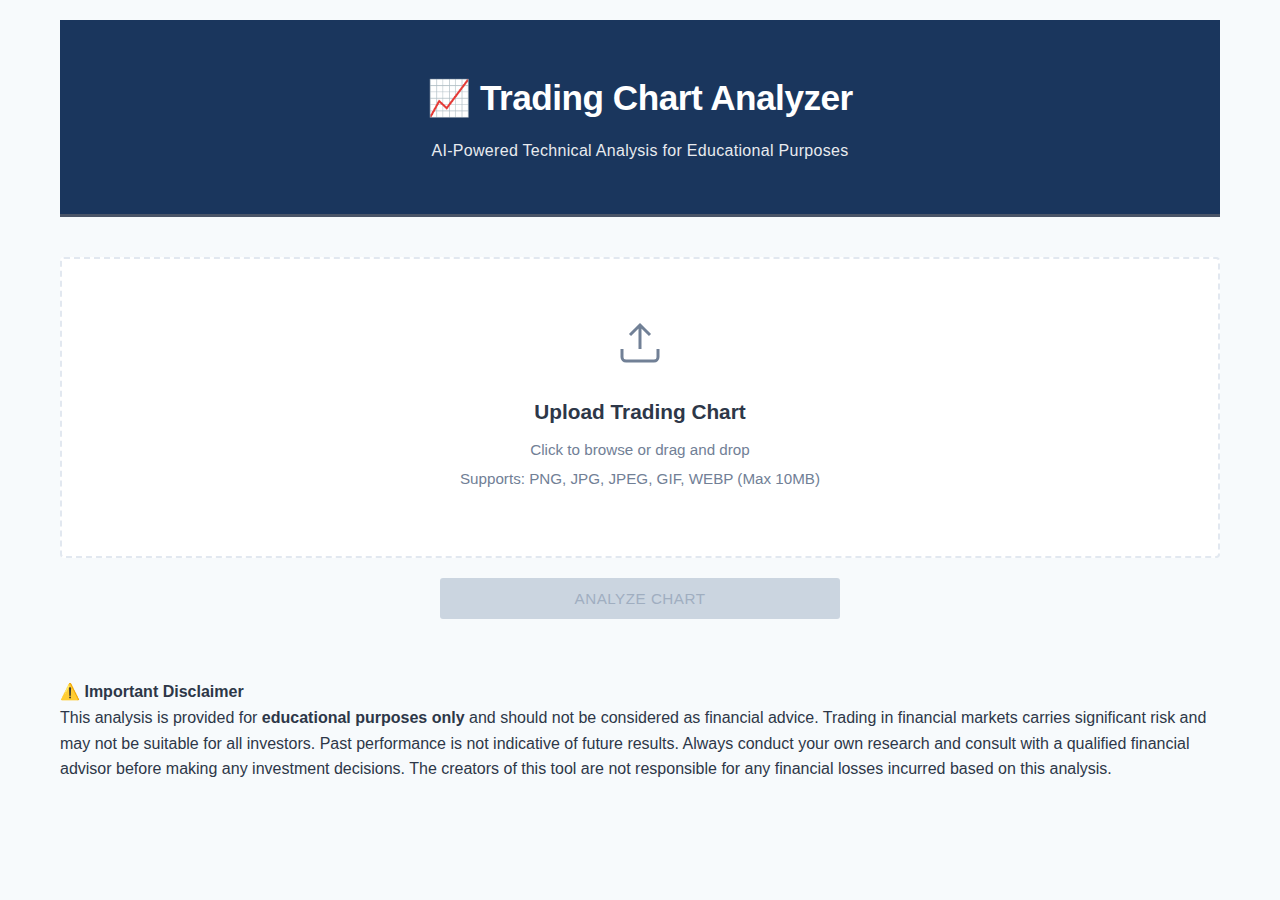
<file: static/index.html>
<!DOCTYPE html>
<html lang="en">
<head>
    <meta charset="UTF-8">
    <meta name="viewport" content="width=device-width, initial-scale=1.0">
    <title>Trading Chart Analyzer - AI-Powered Analysis</title>
    <link rel="stylesheet" href="styles.css">
</head>
<body>
    <div class="container">
        <header>
            <h1>📈 Trading Chart Analyzer</h1>
            <p class="subtitle">AI-Powered Technical Analysis for Educational Purposes</p>
        </header>

        <main>
            <!-- Upload Section -->
            <section class="upload-section">
                <div class="upload-box" id="uploadBox">
                    <input type="file" id="chartInput" accept="image/*" hidden>
                    <div class="upload-content">
                        <svg class="upload-icon" viewBox="0 0 24 24" fill="none" stroke="currentColor" stroke-width="2">
                            <path d="M21 15v4a2 2 0 01-2 2H5a2 2 0 01-2-2v-4M17 8l-5-5-5 5M12 3v12"></path>
                        </svg>
                        <h3>Upload Trading Chart</h3>
                        <p>Click to browse or drag and drop</p>
                        <p class="file-types">Supports: PNG, JPG, JPEG, GIF, WEBP (Max 10MB)</p>
                    </div>
                    <img id="previewImage" class="preview-image" style="display: none;" alt="Chart preview">
                </div>
                <button id="analyzeBtn" class="btn btn-primary" disabled>Analyze Chart</button>
            </section>

            <!-- Loading Indicator -->
            <div id="loadingIndicator" class="loading-indicator" style="display: none;">
                <div class="spinner"></div>
                <p>Analyzing your chart... This may take a few moments.</p>
            </div>

            <!-- Results Section -->
            <section id="resultsSection" class="results-section" style="display: none;">
                <h2>Analysis Results</h2>
                
                <div class="result-card">
                    <div class="card-header">
                        <h3>Market Overview</h3>
                    </div>
                    <div class="card-content">
                        <div class="info-row">
                            <span class="label">Market Type:</span>
                            <span id="marketType" class="value"></span>
                        </div>
                        <div class="info-row">
                            <span class="label">Confidence Score:</span>
                            <span id="confidenceScore" class="value confidence-badge"></span>
                        </div>
                    </div>
                </div>

                <div class="result-card">
                    <div class="card-header">
                        <h3>Identified Patterns</h3>
                    </div>
                    <div class="card-content">
                        <div id="patternsList" class="tags-container"></div>
                    </div>
                </div>

                <div class="result-card">
                    <div class="card-header">
                        <h3>Technical Indicators</h3>
                    </div>
                    <div class="card-content">
                        <div id="indicatorsList" class="tags-container"></div>
                    </div>
                </div>

                <div class="result-card trade-setup-card">
                    <div class="card-header">
                        <h3>📊 Suggested Trade Setup</h3>
                    </div>
                    <div class="card-content">
                        <div class="trade-direction" id="tradeDirection"></div>
                        <div class="trade-levels">
                            <div class="level-item">
                                <span class="level-label">Entry Point</span>
                                <span id="entryLevel" class="level-value entry"></span>
                            </div>
                            <div class="level-item">
                                <span class="level-label">Stop Loss</span>
                                <span id="stopLoss" class="level-value stop"></span>
                            </div>
                            <div class="level-item">
                                <span class="level-label">Take Profit</span>
                                <div id="takeProfitLevels" class="level-value profit"></div>
                            </div>
                        </div>
                    </div>
                </div>

                <div class="result-card">
                    <div class="card-header">
                        <h3>Pattern Explanation</h3>
                    </div>
                    <div class="card-content">
                        <p id="patternExplanation" class="explanation-text"></p>
                    </div>
                </div>

                <div class="result-card">
                    <div class="card-header">
                        <h3>Trading Reasoning</h3>
                    </div>
                    <div class="card-content">
                        <p id="reasoning" class="explanation-text"></p>
                    </div>
                </div>

                <div class="result-card risk-card">
                    <div class="card-header">
                        <h3>⚠️ Risk Factors</h3>
                    </div>
                    <div class="card-content">
                        <ul id="riskFactorsList" class="risk-list"></ul>
                    </div>
                </div>

                <button id="analyzeAnotherBtn" class="btn btn-secondary">Analyze Another Chart</button>
            </section>

            <!-- Error Message -->
            <div id="errorMessage" class="error-message" style="display: none;"></div>
        </main>

        <footer>
            <div class="disclaimer">
                <h4>⚠️ Important Disclaimer</h4>
                <p>
                    This analysis is provided for <strong>educational purposes only</strong> and should not be considered as financial advice. 
                    Trading in financial markets carries significant risk and may not be suitable for all investors. 
                    Past performance is not indicative of future results. Always conduct your own research and consult with 
                    a qualified financial advisor before making any investment decisions. The creators of this tool are not 
                    responsible for any financial losses incurred based on this analysis.
                </p>
            </div>
        </footer>
    </div>

    <script src="script.js"></script>
</body>
</html>
</file>
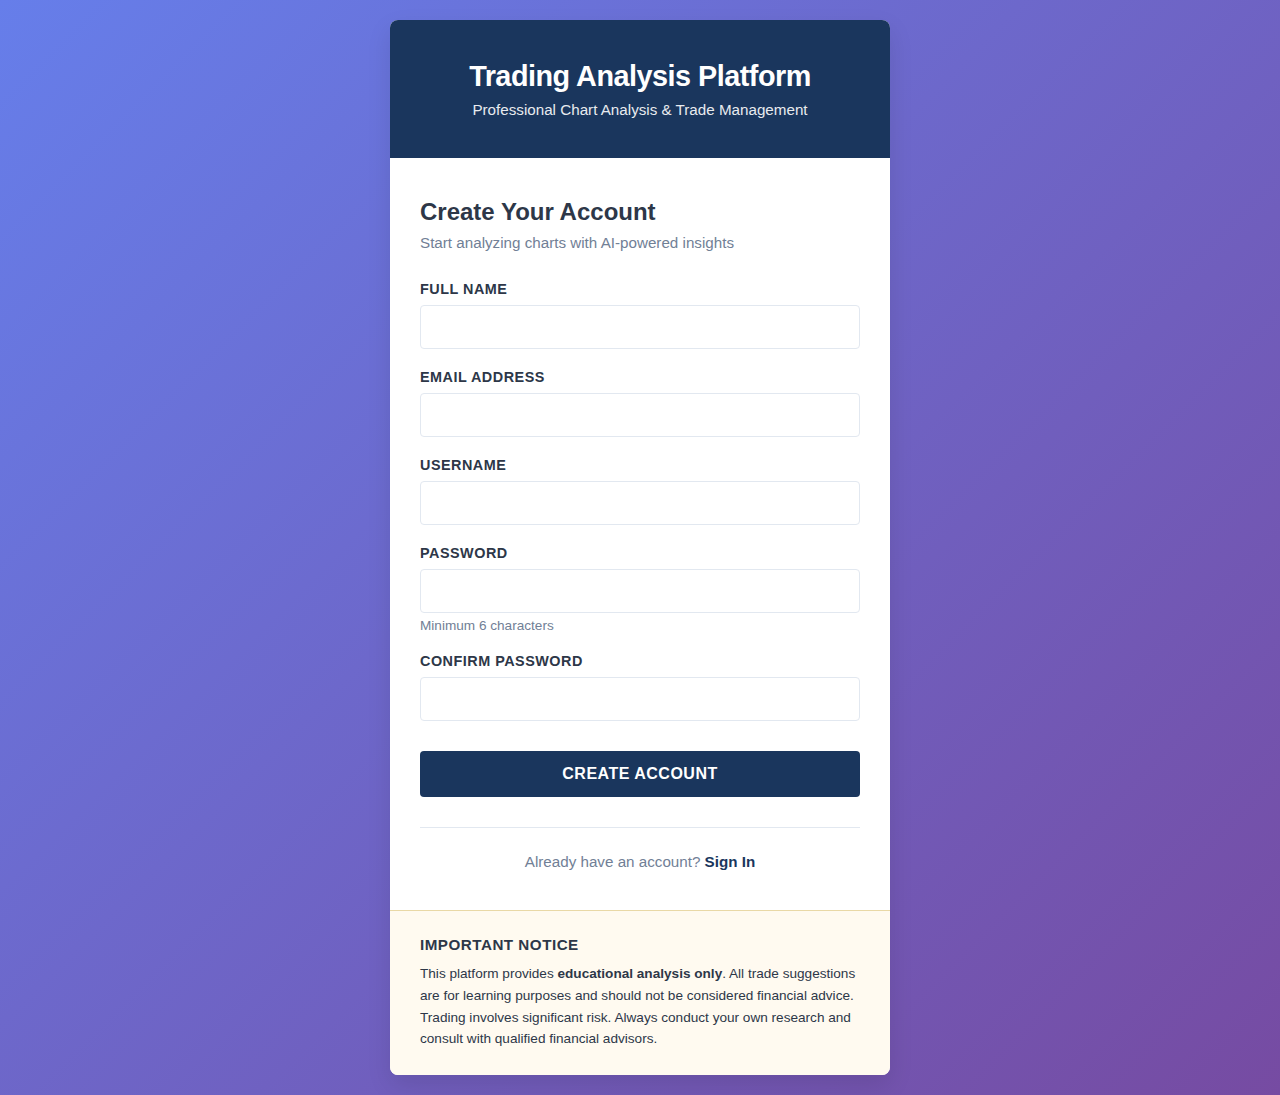
<file: static/register.html>
<!DOCTYPE html>
<html lang="en">
<head>
    <meta charset="UTF-8">
    <meta name="viewport" content="width=device-width, initial-scale=1.0">
    <title>Register - Trading Analysis Platform</title>
    <link rel="stylesheet" href="auth-styles.css">
</head>
<body>
    <div class="auth-container">
        <div class="auth-card">
            <div class="auth-header">
                <h1>Trading Analysis Platform</h1>
                <p class="tagline">Professional Chart Analysis & Trade Management</p>
            </div>
            
            <div class="auth-form-container">
                <h2>Create Your Account</h2>
                <p class="subtitle">Start analyzing charts with AI-powered insights</p>
                
                <form id="registerForm" class="auth-form">
                    <div class="form-group">
                        <label for="full_name">Full Name</label>
                        <input type="text" id="full_name" name="full_name" required autocomplete="name">
                    </div>
                    
                    <div class="form-group">
                        <label for="email">Email Address</label>
                        <input type="email" id="email" name="email" required autocomplete="email">
                    </div>
                    
                    <div class="form-group">
                        <label for="username">Username</label>
                        <input type="text" id="username" name="username" required autocomplete="username">
                    </div>
                    
                    <div class="form-group">
                        <label for="password">Password</label>
                        <input type="password" id="password" name="password" required autocomplete="new-password" minlength="6">
                        <small class="form-hint">Minimum 6 characters</small>
                    </div>
                    
                    <div class="form-group">
                        <label for="confirm_password">Confirm Password</label>
                        <input type="password" id="confirm_password" name="confirm_password" required autocomplete="new-password">
                    </div>
                    
                    <div id="errorMessage" class="error-message" style="display: none;"></div>
                    
                    <button type="submit" class="btn btn-primary" id="registerBtn">
                        <span>Create Account</span>
                    </button>
                </form>
                
                <div class="auth-footer">
                    <p>Already have an account? <a href="/login">Sign In</a></p>
                </div>
            </div>
            
            <div class="disclaimer-section">
                <h4>Important Notice</h4>
                <p>
                    This platform provides <strong>educational analysis only</strong>. 
                    All trade suggestions are for learning purposes and should not be considered financial advice. 
                    Trading involves significant risk. Always conduct your own research and consult with qualified financial advisors.
                </p>
            </div>
        </div>
    </div>
    
    <script>
        document.getElementById('registerForm').addEventListener('submit', async (e) => {
            e.preventDefault();
            
            const registerBtn = document.getElementById('registerBtn');
            const errorMessage = document.getElementById('errorMessage');
            
            // Validate passwords match
            const password = document.getElementById('password').value;
            const confirmPassword = document.getElementById('confirm_password').value;
            
            if (password !== confirmPassword) {
                errorMessage.textContent = 'Passwords do not match';
                errorMessage.style.display = 'block';
                return;
            }
            
            // Disable button and show loading
            registerBtn.disabled = true;
            registerBtn.innerHTML = '<span>Creating Account...</span>';
            errorMessage.style.display = 'none';
            
            const formData = {
                full_name: document.getElementById('full_name').value,
                email: document.getElementById('email').value,
                username: document.getElementById('username').value,
                password: password
            };
            
            try {
                const response = await fetch('/api/register', {
                    method: 'POST',
                    headers: {
                        'Content-Type': 'application/json'
                    },
                    body: JSON.stringify(formData)
                });
                
                const data = await response.json();
                
                if (data.success) {
                    // Redirect to dashboard
                    window.location.href = '/dashboard';
                } else {
                    // Show error
                    errorMessage.textContent = data.error || 'Registration failed. Please try again.';
                    errorMessage.style.display = 'block';
                    registerBtn.disabled = false;
                    registerBtn.innerHTML = '<span>Create Account</span>';
                }
            } catch (error) {
                errorMessage.textContent = 'Connection error. Please try again.';
                errorMessage.style.display = 'block';
                registerBtn.disabled = false;
                registerBtn.innerHTML = '<span>Create Account</span>';
            }
        });
    </script>
</body>
</html>
</file>
<file: static/styles.css>
* {
    margin: 0;
    padding: 0;
    box-sizing: border-box;
}

:root {
    --primary-color: #1a365d;
    --primary-hover: #2c5282;
    --success-color: #2d3748;
    --danger-color: #742a2a;
    --warning-color: #744210;
    --bg-color: #f7fafc;
    --card-bg: #ffffff;
    --text-primary: #2d3748;
    --text-secondary: #718096;
    --border-color: #e2e8f0;
    --shadow: 0 1px 3px rgba(0, 0, 0, 0.08);
    --shadow-lg: 0 4px 6px -1px rgba(0, 0, 0, 0.1);
    --accent-color: #4a5568;
}

body {
    font-family: -apple-system, BlinkMacSystemFont, 'Segoe UI', 'Roboto', 'Oxygen', 'Ubuntu', 'Cantarell', sans-serif;
    background-color: var(--bg-color);
    color: var(--text-primary);
    line-height: 1.6;
}

.container {
    max-width: 1200px;
    margin: 0 auto;
    padding: 20px;
}

/* Header */
header {
    text-align: center;
    padding: 50px 20px;
    background: var(--primary-color);
    border-bottom: 3px solid var(--accent-color);
    color: white;
    margin-bottom: 40px;
}

header h1 {
    font-size: 2.2em;
    margin-bottom: 12px;
    font-weight: 600;
    letter-spacing: -0.5px;
}

.subtitle {
    font-size: 1em;
    opacity: 0.9;
    font-weight: 400;
    letter-spacing: 0.3px;
}

/* Settings Section */
.settings-section {
    margin-bottom: 40px;
}

.settings-section h2 {
    font-size: 1.5em;
    margin-bottom: 20px;
    color: var(--text-primary);
    font-weight: 600;
}

.settings-grid {
    display: grid;
    grid-template-columns: repeat(auto-fit, minmax(250px, 1fr));
    gap: 20px;
    background: var(--card-bg);
    padding: 25px;
    border-radius: 8px;
    border: 1px solid var(--border-color);
    box-shadow: var(--shadow);
}

.setting-group {
    display: flex;
    flex-direction: column;
}

.setting-group label {
    font-weight: 600;
    color: var(--text-primary);
    margin-bottom: 8px;
    font-size: 0.9em;
    text-transform: uppercase;
    letter-spacing: 0.5px;
}

.setting-select {
    padding: 12px 16px;
    border: 1px solid var(--border-color);
    border-radius: 4px;
    font-size: 1em;
    background: var(--card-bg);
    color: var(--text-primary);
    cursor: pointer;
    transition: all 0.2s ease;
}

.setting-select:focus {
    outline: none;
    border-color: var(--primary-color);
    box-shadow: 0 0 0 3px rgba(26, 54, 93, 0.1);
}

.setting-select:hover {
    border-color: var(--primary-hover);
}

/* Upload Section */
.upload-section {
    margin-bottom: 40px;
}

.upload-box {
    border: 2px dashed var(--border-color);
    border-radius: 4px;
    padding: 60px 40px;
    text-align: center;
    background-color: var(--card-bg);
    cursor: pointer;
    transition: all 0.2s ease;
    margin-bottom: 20px;
    position: relative;
    overflow: hidden;
}

.upload-box:hover {
    border-color: var(--primary-color);
    background-color: #f7fafc;
}

.upload-box.dragover {
    border-color: var(--primary-color);
    background-color: #edf2f7;
}

.upload-content {
    pointer-events: none;
}

.upload-icon {
    width: 48px;
    height: 48px;
    color: var(--text-secondary);
    margin-bottom: 20px;
    stroke-width: 1.5;
}

.upload-box h3 {
    font-size: 1.3em;
    margin-bottom: 10px;
    color: var(--text-primary);
    font-weight: 600;
}

.upload-box p {
    color: var(--text-secondary);
    margin-bottom: 5px;
    font-size: 0.95em;
}

.file-types {
    font-size: 0.8em;
    color: var(--text-secondary);
}

.preview-image {
    max-width: 100%;
    max-height: 400px;
    border-radius: 2px;
    border: 1px solid var(--border-color);
    box-shadow: var(--shadow);
}

/* Buttons */
.btn {
    padding: 12px 32px;
    font-size: 0.95em;
    font-weight: 500;
    border: none;
    border-radius: 3px;
    cursor: pointer;
    transition: all 0.2s ease;
    display: block;
    width: 100%;
    max-width: 400px;
    margin: 0 auto;
    text-transform: uppercase;
    letter-spacing: 0.5px;
}

.btn-primary {
    background-color: var(--primary-color);
    color: white;
}

.btn-primary:hover:not(:disabled) {
    background-color: var(--primary-hover);
}

.btn-primary:disabled {
    background-color: #cbd5e0;
    color: #a0aec0;
    cursor: not-allowed;
}

.btn-secondary {
    background-color: var(--accent-color);
    color: white;
}

.btn-secondary:hover {
    background-color: #2d3748;
}

/* Loading Indicator */
.loading-indicator {
    text-align: center;
    padding: 40px;
    background-color: var(--card-bg);
    border-radius: 12px;
    margin-bottom: 40px;
    box-shadow: var(--shadow);
}

.spinner {
    width: 50px;
    height: 50px;
    border: 4px solid var(--border-color);
    border-top-color: var(--primary-color);
    border-radius: 50%;
    animation: spin 1s linear infinite;
    margin: 0 auto 20px;
}

@keyframes spin {
    to { transform: rotate(360deg); }
}

/* Results Section */
.results-section {
    animation: fadeIn 0.5s ease-in;
}

@keyframes fadeIn {
    from { opacity: 0; transform: translateY(20px); }
    to { opacity: 1; transform: translateY(0); }
}

.results-section h2 {
    font-size: 2em;
    margin-bottom: 30px;
    color: var(--text-primary);
    text-align: center;
}

.result-card {
    background-color: var(--card-bg);
    border-radius: 2px;
    margin-bottom: 20px;
    border: 1px solid var(--border-color);
    overflow: hidden;
}

.card-header {
    background-color: #f7fafc;
    padding: 14px 24px;
    border-bottom: 1px solid var(--border-color);
}

.card-header h3 {
    font-size: 0.9em;
    color: var(--text-primary);
    font-weight: 600;
    text-transform: uppercase;
    letter-spacing: 0.5px;
}

.card-content {
    padding: 24px;
}

.info-row {
    display: flex;
    justify-content: space-between;
    align-items: center;
    padding: 12px 0;
    border-bottom: 1px solid var(--border-color);
}

.info-row:last-child {
    border-bottom: none;
}

.label {
    font-weight: 600;
    color: var(--text-secondary);
}

.value {
    font-weight: 600;
    color: var(--text-primary);
}

.confidence-badge {
    padding: 4px 12px;
    border-radius: 2px;
    background-color: var(--success-color);
    color: white;
    font-size: 0.9em;
}

/* Tags */
.tags-container {
    display: flex;
    flex-wrap: wrap;
    gap: 10px;
}

.tag {
    padding: 6px 12px;
    background-color: #edf2f7;
    color: var(--text-primary);
    border: 1px solid var(--border-color);
    border-radius: 2px;
    font-size: 0.85em;
    font-weight: 500;
}

/* Trade Setup */
.trade-setup-card {
    border-left: 3px solid var(--primary-color);
}

.trade-direction {
    text-align: center;
    padding: 12px;
    margin-bottom: 20px;
    border-radius: 2px;
    font-size: 1.1em;
    font-weight: 600;
    text-transform: uppercase;
    letter-spacing: 1px;
}

.trade-direction.long {
    background-color: #e6fffa;
    color: #234e52;
    border: 1px solid #81e6d9;
}

.trade-direction.short {
    background-color: #fff5f5;
    color: #742a2a;
    border: 1px solid #fc8181;
}

.trade-levels {
    display: grid;
    gap: 16px;
}

.level-item {
    display: flex;
    justify-content: space-between;
    align-items: center;
    padding: 14px;
    background-color: #f7fafc;
    border-radius: 2px;
    border-left: 3px solid var(--border-color);
}

.level-label {
    font-weight: 600;
    color: var(--text-secondary);
    font-size: 0.85em;
    text-transform: uppercase;
    letter-spacing: 0.5px;
}

.level-value {
    font-weight: 600;
    font-size: 1em;
}

.level-value.entry {
    color: var(--primary-color);
}

.level-value.stop {
    color: #c53030;
}

.level-value.profit {
    color: #2d3748;
}

/* Explanation Text */
.explanation-text {
    font-size: 1.05em;
    line-height: 1.8;
    color: var(--text-primary);
}

/* Risk Card */
.risk-card {
    border-left: 3px solid var(--warning-color);
    background-color: #fffaf0;
}

.risk-list {
    list-style: disc;
    padding-left: 20px;
}

.risk-list li {
    padding: 8px 0;
    margin-bottom: 6px;
    color: var(--text-primary);
    line-height: 1.6;
}

/* Error Message */
.error-message {
    padding: 16px;
    background-color: #fff5f5;
    color: #742a2a;
    border-radius: 2px;
    margin-bottom: 20px;
    border-left: 3px solid #c53030;
    font-weight: 400;
    border: 1px solid #fc8181;
}

/* Footer Disclaimer */
footer {
    margin-top: 60px;
}

.disclaimer-section {
    background-color: #fffaf0;
    border: 1px solid #e9d8a6;
    border-radius: 8px;
    padding: 25px;
}

.disclaimer-section h3 {
    color: var(--text-primary);
    font-size: 1em;
    margin-bottom: 15px;
    font-weight: 600;
    text-transform: uppercase;
    letter-spacing: 0.5px;
}

.disclaimer-section p {
    color: var(--text-primary);
    font-size: 0.9em;
    line-height: 1.7;
    margin-bottom: 0;
}

/* Responsive Design */
@media (max-width: 768px) {
    header h1 {
        font-size: 1.8em;
    }
    
    .subtitle {
        font-size: 1em;
    }
    
    .upload-box {
        padding: 40px 20px;
    }
    
    .card-content {
        padding: 16px;
    }
    
    .info-row {
        flex-direction: column;
        align-items: flex-start;
        gap: 8px;
    }
}
</file>
<file: static/auth-styles.css>
* {
    margin: 0;
    padding: 0;
    box-sizing: border-box;
}

:root {
    --primary-color: #1a365d;
    --primary-hover: #2c5282;
    --secondary-color: #2d3748;
    --success-color: #2f855a;
    --danger-color: #c53030;
    --bg-color: #f7fafc;
    --card-bg: #ffffff;
    --text-primary: #2d3748;
    --text-secondary: #718096;
    --border-color: #e2e8f0;
    --shadow: 0 1px 3px rgba(0, 0, 0, 0.08);
    --shadow-lg: 0 10px 25px rgba(0, 0, 0, 0.1);
}

body {
    font-family: -apple-system, BlinkMacSystemFont, 'Segoe UI', 'Roboto', 'Oxygen', 'Ubuntu', 'Cantarell', sans-serif;
    background: linear-gradient(135deg, #667eea 0%, #764ba2 100%);
    min-height: 100vh;
    display: flex;
    align-items: center;
    justify-content: center;
    padding: 20px;
}

.auth-container {
    width: 100%;
    max-width: 500px;
}

.auth-card {
    background: var(--card-bg);
    border-radius: 8px;
    box-shadow: var(--shadow-lg);
    overflow: hidden;
}

.auth-header {
    background: var(--primary-color);
    color: white;
    padding: 40px 30px;
    text-align: center;
}

.auth-header h1 {
    font-size: 1.8em;
    font-weight: 600;
    margin-bottom: 8px;
    letter-spacing: -0.5px;
}

.tagline {
    font-size: 0.95em;
    opacity: 0.9;
    font-weight: 400;
}

.auth-form-container {
    padding: 40px 30px;
}

.auth-form-container h2 {
    font-size: 1.5em;
    color: var(--text-primary);
    margin-bottom: 8px;
    font-weight: 600;
}

.subtitle {
    color: var(--text-secondary);
    margin-bottom: 30px;
    font-size: 0.95em;
}

.auth-form {
    margin-top: 30px;
}

.form-group {
    margin-bottom: 20px;
}

.form-group label {
    display: block;
    font-weight: 600;
    color: var(--text-primary);
    margin-bottom: 8px;
    font-size: 0.9em;
    text-transform: uppercase;
    letter-spacing: 0.5px;
}

.form-group input[type="text"],
.form-group input[type="email"],
.form-group input[type="password"] {
    width: 100%;
    padding: 12px 16px;
    border: 1px solid var(--border-color);
    border-radius: 4px;
    font-size: 1em;
    transition: all 0.2s ease;
    background: var(--card-bg);
    color: var(--text-primary);
}

.form-group input:focus {
    outline: none;
    border-color: var(--primary-color);
    box-shadow: 0 0 0 3px rgba(26, 54, 93, 0.1);
}

.form-hint {
    display: block;
    margin-top: 5px;
    color: var(--text-secondary);
    font-size: 0.85em;
}

.checkbox-group {
    display: flex;
    align-items: center;
}

.checkbox-label {
    display: flex;
    align-items: center;
    cursor: pointer;
    font-weight: 400;
    text-transform: none;
    letter-spacing: normal;
}

.checkbox-label input[type="checkbox"] {
    margin-right: 8px;
    cursor: pointer;
}

.btn {
    width: 100%;
    padding: 14px 24px;
    font-size: 1em;
    font-weight: 600;
    border: none;
    border-radius: 4px;
    cursor: pointer;
    transition: all 0.2s ease;
    text-transform: uppercase;
    letter-spacing: 0.5px;
    margin-top: 10px;
}

.btn-primary {
    background-color: var(--primary-color);
    color: white;
}

.btn-primary:hover:not(:disabled) {
    background-color: var(--primary-hover);
    transform: translateY(-1px);
    box-shadow: 0 4px 8px rgba(0, 0, 0, 0.15);
}

.btn-primary:disabled {
    background-color: #cbd5e0;
    color: #a0aec0;
    cursor: not-allowed;
    transform: none;
}

.error-message {
    padding: 12px 16px;
    background-color: #fff5f5;
    color: var(--danger-color);
    border-radius: 4px;
    margin-bottom: 20px;
    border-left: 3px solid var(--danger-color);
    font-size: 0.9em;
    border: 1px solid #fc8181;
}

.auth-footer {
    text-align: center;
    margin-top: 30px;
    padding-top: 25px;
    border-top: 1px solid var(--border-color);
}

.auth-footer p {
    color: var(--text-secondary);
    font-size: 0.95em;
}

.auth-footer a {
    color: var(--primary-color);
    text-decoration: none;
    font-weight: 600;
}

.auth-footer a:hover {
    text-decoration: underline;
}

.features-section {
    padding: 30px;
    background: #f7fafc;
    border-top: 1px solid var(--border-color);
}

.features-section h3 {
    font-size: 1.1em;
    color: var(--text-primary);
    margin-bottom: 20px;
    font-weight: 600;
}

.features-list {
    list-style: none;
}

.features-list li {
    display: flex;
    align-items: center;
    padding: 12px 0;
    color: var(--text-primary);
    font-size: 0.95em;
}

.features-list .icon {
    width: 24px;
    height: 24px;
    color: var(--primary-color);
    margin-right: 12px;
    flex-shrink: 0;
}

.disclaimer-section {
    padding: 25px 30px;
    background: #fffaf0;
    border-top: 1px solid #e9d8a6;
}

.disclaimer-section h4 {
    color: var(--text-primary);
    font-size: 0.95em;
    margin-bottom: 10px;
    font-weight: 600;
    text-transform: uppercase;
    letter-spacing: 0.5px;
}

.disclaimer-section p {
    color: var(--text-primary);
    font-size: 0.85em;
    line-height: 1.6;
}

/* Responsive Design */
@media (max-width: 768px) {
    body {
        padding: 10px;
    }
    
    .auth-header {
        padding: 30px 20px;
    }
    
    .auth-header h1 {
        font-size: 1.5em;
    }
    
    .auth-form-container {
        padding: 30px 20px;
    }
    
    .features-section {
        padding: 20px;
    }
}
</file>
